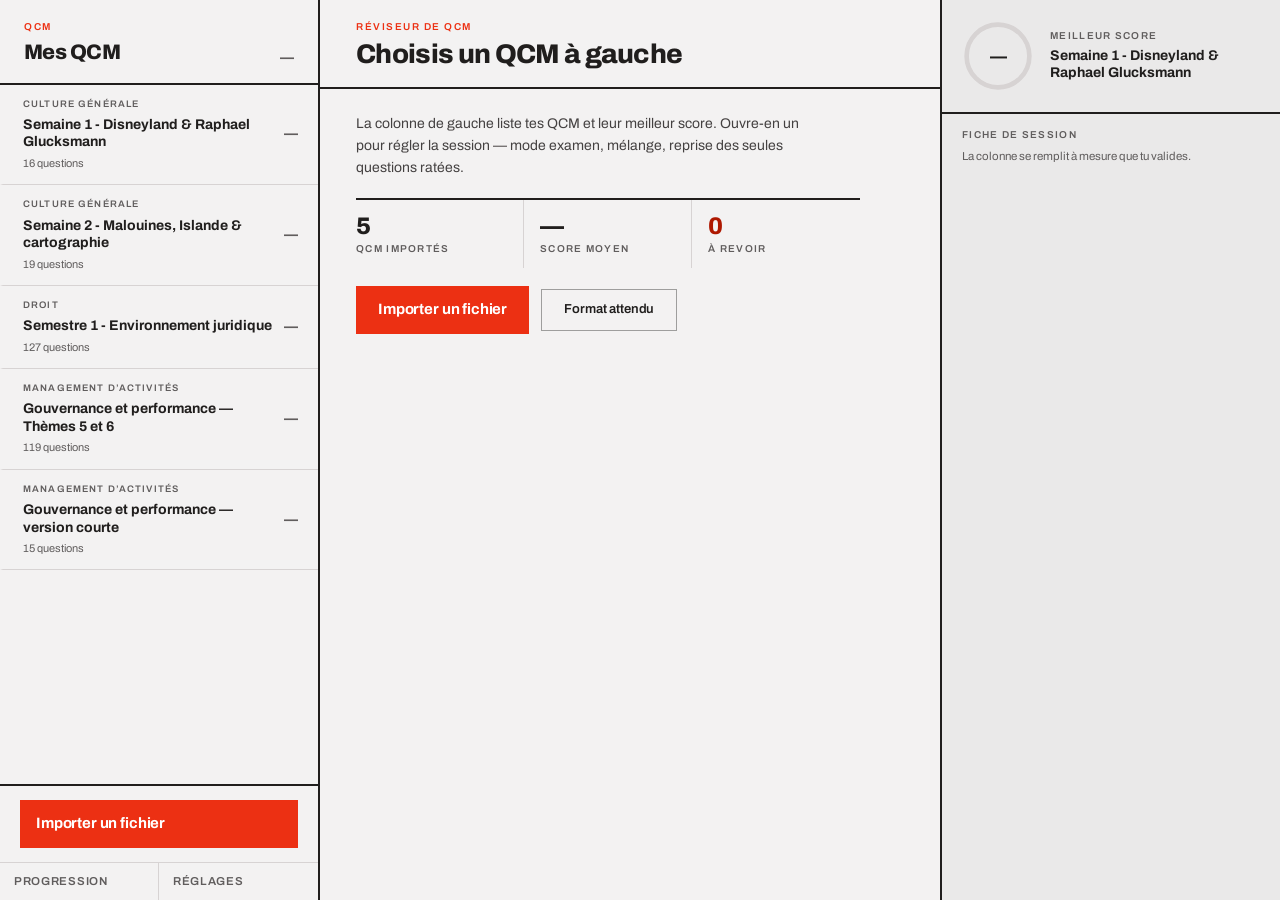
<file: index.html>
<!DOCTYPE html>
<html lang="fr">
<head>
<meta charset="utf-8">
<meta name="viewport" content="width=device-width, initial-scale=1, viewport-fit=cover">
<meta name="theme-color" content="#f3f2f2">
<title>Réviseur de QCM</title>
<link rel="manifest" href="manifest.webmanifest">
<link rel="icon" href="icon.svg" type="image/svg+xml">
<link rel="icon" href="icon-192.png" sizes="192x192">
<link rel="apple-touch-icon" href="apple-touch-icon.png">
<meta name="apple-mobile-web-app-capable" content="yes">
<meta name="apple-mobile-web-app-title" content="QCM">
<meta name="apple-mobile-web-app-status-bar-style" content="default">
<link rel="preconnect" href="https://fonts.googleapis.com">
<link rel="preconnect" href="https://fonts.gstatic.com" crossorigin>
<link href="https://fonts.googleapis.com/css2?family=Archivo:wght@400;500;600;700;800&display=swap" rel="stylesheet">
<link rel="stylesheet" href="styles.css">
</head>
<body>
<nav class="tabbar" id="tabbar"></nav>
<div id="app" class="app">
  <aside class="pane-list" id="pane-list"></aside>
  <main class="pane-main" id="pane-main"></main>
  <aside class="pane-side" id="pane-side"></aside>
</div>
<div class="toast" id="toast" hidden></div>
<input type="file" id="file-input" accept=".json,application/json" multiple hidden>
<script src="app.js"></script>
</body>
</html>
</file>
<file: styles.css>
/* Réviseur de QCM — Modernist: flat, ruled, zero radius, Archivo, mono red on light ground. */
:root{
  --bg:#f3f2f2; --surface:#eae9e9; --ink:#201e1d; --accent:#ec3013;
  --accent-100:#fff2ef; --accent-200:#ffe0d9; --accent-600:#dd2b0f; --accent-700:#ae1800; --accent-800:#7c1405;
  --n-100:#f8f4f4; --n-200:#eae7e7; --n-300:#d7d3d3; --n-400:#bab6b6;
  --n-500:#9b9797; --n-600:#7d7979; --n-700:#605d5d; --n-800:#444141;
  --divider:rgba(32,30,29,.4);
  --head:"Archivo",system-ui,sans-serif; --body:"Archivo",system-ui,sans-serif;
  --safe-t:env(safe-area-inset-top,0px); --safe-b:env(safe-area-inset-bottom,0px);
  --safe-l:env(safe-area-inset-left,0px); --safe-r:env(safe-area-inset-right,0px);
}
*{box-sizing:border-box}
html,body{margin:0;height:100%}
body{background:var(--bg);color:var(--ink);font-family:var(--body);-webkit-font-smoothing:antialiased;overscroll-behavior-y:none;display:flex;flex-direction:column}
button{font-family:var(--head);color:inherit;border-radius:0}
a{color:var(--accent-700)}
a:hover{color:var(--ink)}
:focus-visible{outline:2px solid var(--accent);outline-offset:2px}
::selection{background:var(--accent-200)}
h1,h2,h3{margin:0;font-family:var(--head);letter-spacing:-.025em;text-wrap:pretty}
p{margin:0;text-wrap:pretty}

/* ── Shell ────────────────────────────────────────────────── */
.app{flex:1;min-height:0;display:flex;flex-direction:column;overflow:hidden;padding-left:var(--safe-l);padding-right:var(--safe-r)}
.pane-list,.pane-side{display:none}
.pane-main{flex:1;min-height:0;display:flex;flex-direction:column;overflow:hidden}
.pane-main>.mobile-only,.pane-main>.desktop-only{flex:1;min-height:0;display:flex;flex-direction:column;overflow:hidden}
.screen{flex:1;min-height:0;display:flex;flex-direction:column;overflow:hidden}
.scroll{flex:1;min-height:0;overflow-y:auto;-webkit-overflow-scrolling:touch}
.hd{padding:14px 20px;border-bottom:2px solid var(--ink)}
.hd-row{display:flex;align-items:flex-end;justify-content:space-between;gap:12px}
.kicker{font:600 10px/1 var(--head);letter-spacing:.15em;text-transform:uppercase;color:var(--accent)}
.kicker-mute{font:600 10px/1 var(--head);letter-spacing:.13em;text-transform:uppercase;color:var(--n-700)}
.h-xl{font:800 27px/1.02 var(--head)}
.h-lg{font:800 21px/1.12 var(--head)}
.foot{border-top:2px solid var(--ink);padding:0 0 var(--safe-b);background:var(--bg);display:flex;flex-direction:column}
.foot .btn{min-height:56px;padding:0 20px;border-bottom:1px solid var(--n-300)}
.foot .btn:last-child{border-bottom:0}
.foot .btn-ghost{border:0;border-bottom:1px solid var(--n-300);min-height:48px}
.hint{font:400 11.5px/1.5 var(--body);color:var(--n-700)}
.rule{height:2px;background:var(--ink)}

/* ── Buttons ──────────────────────────────────────────────── */
.btn{display:flex;align-items:center;justify-content:flex-start;width:100%;min-height:48px;padding:0 16px;border:0;background:var(--accent);color:#fff;font:700 15px/1 var(--head);letter-spacing:-.01em;cursor:pointer;text-align:left}
.btn:hover{background:var(--accent-600)}
.btn-ink{background:var(--ink);color:var(--bg)}
.btn-ink:hover{background:var(--n-800)}
.btn-ghost{background:none;color:var(--ink);border:1px solid var(--divider);min-height:42px;font:600 13px/1 var(--head)}
.btn-ghost:hover{background:var(--n-200)}
.btn[disabled]{background:var(--n-300);color:var(--n-600);cursor:not-allowed}
.btn-auto{width:auto;padding:0 22px}
.link{background:none;border:0;padding:0;font:600 12px/1 var(--head);letter-spacing:.05em;text-transform:uppercase;color:var(--n-700);cursor:pointer}
.link:hover{color:var(--accent)}

/* ── Home grid ────────────────────────────────────────────── */
.grid{display:grid;grid-template-columns:minmax(0,1fr) minmax(0,1fr);grid-auto-rows:146px;align-content:start}
.cell{padding:14px;text-align:left;background:none;border:0;border-bottom:1px solid var(--n-300);border-right:1px solid var(--n-300);display:flex;flex-direction:column;justify-content:space-between;gap:8px;cursor:pointer}
.cell:nth-child(2n){border-right:0}
.cell:hover{background:var(--n-100)}
.cell-hot{background:var(--accent);color:#fff}
.cell-hot:hover{background:var(--accent-600)}
.cell-hot .cell-kicker,.cell-hot .cell-sub{color:#fff}
.cell-title{font:700 15px/1.2 var(--head);letter-spacing:-.01em}
.cell-kicker{display:block;font:600 9.5px/1.2 var(--head);letter-spacing:.12em;text-transform:uppercase;color:var(--accent)}
.cell-foot{display:flex;align-items:baseline;justify-content:space-between;gap:8px}
.cell-score{font:800 24px/1 var(--head)}
.cell-score-none{font:600 12px/1 var(--head);color:var(--n-700)}
.cell-sub{font:400 10.5px/1.2 var(--body);color:var(--n-700)}
.cell-add{display:grid;align-content:center;font:700 13.5px/1.3 var(--head);color:var(--accent)}
.empty{padding:26px 20px;display:flex;flex-direction:column;gap:10px}

/* ── Question ─────────────────────────────────────────────── */
.q-top{padding:calc(14px + var(--safe-t)) 20px 0;display:flex;align-items:flex-start;justify-content:space-between;gap:12px}
.q-bar{display:flex;align-items:center;justify-content:space-between;gap:12px;padding:var(--safe-t) 0 0;border-bottom:1px solid var(--n-300)}
.q-bar+.q-top{padding-top:10px}
.q-ico{min-width:52px;min-height:48px;display:grid;place-items:center;background:none;border:0;color:var(--ink);cursor:pointer}
.q-ico:hover{background:var(--n-200)}
.q-ico svg{width:19px;height:19px;stroke:currentColor;stroke-width:2;fill:none;stroke-linecap:round;stroke-linejoin:round}
.q-ico rect{fill:currentColor;stroke:none}
.q-mode{flex:1;text-align:center;font:600 10px/1 var(--head);letter-spacing:.12em;text-transform:uppercase;color:var(--n-700)}
.q-nav{display:grid;grid-template-columns:56px minmax(0,1fr) 56px;align-items:stretch}
.q-nav .btn{border-bottom:0}
.nav-ico{display:grid;place-items:center;background:none;border:0;color:var(--ink);cursor:pointer}
.q-nav .nav-ico{border-right:1px solid var(--n-300)}
.q-nav .nav-ico:last-child{border-right:0;border-left:1px solid var(--n-300)}
.nav-ico:hover:not(:disabled){background:var(--n-200)}
.nav-ico:disabled{color:var(--n-500);cursor:not-allowed}
.nav-ico svg{width:22px;height:22px;stroke:currentColor;stroke-width:2;fill:none;stroke-linecap:round;stroke-linejoin:round}
.resume{display:flex;align-items:center;justify-content:space-between;gap:14px;flex-wrap:wrap;padding:14px 20px;background:var(--surface);border-bottom:2px solid var(--ink)}
.resume-t b{display:block;font:700 13px/1.25 var(--head)}
.resume-t span{display:block;margin-top:4px;font:400 11.5px/1.35 var(--body);color:var(--n-700)}
.resume-a{display:flex;align-items:stretch;gap:8px}
.resume .btn{gap:9px;min-height:44px;width:auto;padding:0 18px}
.resume .btn svg{width:14px;height:14px;fill:currentColor;stroke:none}
.resume .nav-ico{border:1px solid var(--divider);min-width:44px}
.q-num{font:800 92px/.82 var(--head);letter-spacing:-.06em;color:var(--accent)}
.q-meta{text-align:right;padding-top:8px;font:600 10px/1.45 var(--head);letter-spacing:.12em;text-transform:uppercase;color:var(--n-700)}
.q-body{padding:14px 20px 24px;transition:transform .18s ease}
.q-body.dragging{transition:none}
.q-kicker{margin-top:14px;font:600 10px/1.4 var(--head);letter-spacing:.15em;text-transform:uppercase;color:var(--n-700)}
.q-title{margin-top:14px;font:800 27px/1.14 var(--head);letter-spacing:-.03em}
.opts{margin-top:26px}
.opt{display:flex;gap:14px;align-items:flex-start;width:100%;text-align:left;background:none;border:0;border-top:1px solid var(--n-300);padding:15px 4px;min-height:56px;cursor:pointer}
.opt:last-child{border-bottom:1px solid var(--n-300)}
.opt:hover:not(:disabled){background:var(--n-100)}
.opt-letter{flex:0 0 auto;width:16px;font:800 15px/1.35 var(--head);color:var(--accent)}
.opt-text{flex:1;font:500 17px/1.35 var(--body);color:var(--n-800)}
.opt.is-picked .opt-letter{color:var(--accent)}
.opt.is-picked .opt-text{font-weight:700;color:var(--ink)}
.opt.is-right .opt-letter,.opt.is-right .opt-text{color:var(--ink)}
.opt.is-right .opt-text{font-weight:700}
.opt.is-wrong{background:var(--accent-100)}
.opt.is-wrong .opt-letter{color:var(--accent)}
.opt.is-wrong .opt-text{color:var(--accent-700);font-weight:600}
.opt:disabled{cursor:default}
.bar{height:3px;background:var(--n-300)}
.bar>i{display:block;height:100%;background:var(--accent);transition:width .25s ease}
.verdict{margin-top:18px;padding:14px 16px;background:var(--surface);border-left:3px solid var(--ink)}
.verdict.bad{border-left-color:var(--accent)}
.verdict-t{font:800 13px/1 var(--head);letter-spacing:.06em;text-transform:uppercase}
.verdict.bad .verdict-t{color:var(--accent-700)}
.verdict p{margin-top:7px;font:400 13px/1.5 var(--body);color:var(--n-800)}
.swipe-hint{margin-top:16px;font:400 11px/1.4 var(--body);color:var(--n-700)}

/* ── Results ──────────────────────────────────────────────── */
.banner{padding:calc(18px + var(--safe-t)) 20px 20px;background:var(--accent);color:#fff}
.banner-score{display:flex;align-items:baseline;gap:12px;margin-top:12px}
.banner-score b{font:800 58px/1 var(--head);letter-spacing:-.05em}
.banner-score span{font:700 16px/1 var(--head)}
.banner p{margin-top:10px;font:500 14px/1.35 var(--body);max-width:34ch}
.tbl-head,.tbl-row{display:grid;grid-template-columns:28px 1fr 58px;gap:10px;padding:12px 20px;align-items:baseline}
.tbl-head{border-bottom:2px solid var(--ink);font:600 9.5px/1.2 var(--head);letter-spacing:.12em;text-transform:uppercase;color:var(--n-700)}
.tbl-row{width:100%;text-align:left;background:none;border:0;border-bottom:1px solid var(--n-300);cursor:pointer;font-family:var(--body)}
.tbl-row:hover{background:var(--n-100)}
.tbl-row.bad{background:var(--accent-100)}
.tbl-row.bad:hover{background:var(--accent-200)}
.tbl-n{font:800 13px/1.3 var(--head)}
.tbl-q{font:500 13px/1.35 var(--body)}
.tbl-s{font:700 11px/1.3 var(--head);text-transform:uppercase}
.bad .tbl-n,.bad .tbl-q,.bad .tbl-s{color:var(--accent-700)}
.detail{padding:14px 20px;border-bottom:1px solid var(--n-300);background:var(--surface)}
.detail .mine{font:400 12.5px/1.4 var(--body);color:var(--accent-700)}
.detail .good{margin-top:4px;font:600 12.5px/1.4 var(--body)}
.detail p{margin-top:8px;font:400 12.5px/1.5 var(--body);color:var(--n-800)}

/* ── Stats & settings ─────────────────────────────────────── */
.stat-hero{display:flex;align-items:baseline;gap:10px;margin-top:10px}
.stat-hero b{font:800 46px/1 var(--head);letter-spacing:-.04em}
.stat-hero span{font:600 13px/1.2 var(--head);color:var(--n-700)}
.meter{padding:13px 20px;border-top:1px solid var(--n-300)}
.meter-top{display:flex;justify-content:space-between;align-items:baseline;gap:12px}
.meter-top b{font:600 13.5px/1.25 var(--head)}
.meter-top span{font:800 13.5px/1 var(--head)}
.meter-track{margin-top:8px;height:6px;background:var(--n-300)}
.meter-track>i{display:block;height:100%;background:var(--ink)}
.meter-track>i.low{background:var(--accent)}
.hist{display:flex;justify-content:space-between;gap:12px;padding:12px 20px;border-top:1px solid var(--n-300);font:400 12.5px/1.35 var(--body);color:var(--n-800)}
.hist b{font:800 12.5px/1.35 var(--head);color:var(--ink)}
.check{display:flex;align-items:center;gap:12px;width:100%;text-align:left;background:none;border:0;border-bottom:1px solid var(--n-300);padding:15px 20px;cursor:pointer}
.check:hover{background:var(--n-100)}
.box{flex:0 0 auto;width:24px;height:24px;display:grid;place-items:center;border:1px solid var(--n-400);background:none;color:var(--bg);font:700 13px/1 var(--head)}
.box.on{background:var(--ink);border-color:var(--ink)}
.check-t{display:block;font:600 14px/1.3 var(--head)}
.check-s{display:block;margin-top:3px;font:400 11.5px/1.35 var(--body);color:var(--n-700)}
.seg{display:grid;grid-template-columns:1fr 1fr 1fr;border:1px solid var(--ink);width:100%}
.seg button{min-height:44px;padding:0 12px;display:flex;align-items:center;background:none;border:0;font:700 13px/1 var(--head);cursor:pointer}
.seg button.on{background:var(--ink);color:var(--bg)}
.row{padding:15px 20px;border-bottom:1px solid var(--n-300);font:600 14px/1.3 var(--head);width:100%;text-align:left;background:none;border-left:0;border-right:0;border-top:0;cursor:pointer}
.row:hover{background:var(--n-100)}
.row.danger{color:var(--accent-700)}

/* ── Ring ─────────────────────────────────────────────────── */
.ring{position:relative;width:78px;height:78px;flex:0 0 auto}
.ring span{position:absolute;inset:0;display:grid;place-items:center;font:800 17px/1 var(--head)}
.ring-cap{margin-top:6px;font:600 9px/1.2 var(--head);letter-spacing:.1em;text-transform:uppercase;color:var(--n-700);text-align:center}

/* ── Sheet / dialog ───────────────────────────────────────── */
.sheet-back{position:fixed;inset:0;z-index:40;background:rgba(32,30,29,.45);display:flex;flex-direction:column;justify-content:flex-end;padding-left:var(--safe-l);padding-right:var(--safe-r)}
.sheet{background:var(--bg);border-top:2px solid var(--ink);max-height:84vh;overflow-y:auto;padding:20px 20px calc(28px + var(--safe-b))}
.sheet-top{display:flex;align-items:baseline;justify-content:space-between;gap:12px}
.sheet p.lead{margin-top:8px;font:400 12.5px/1.5 var(--body);color:var(--n-700)}
.step{display:flex;gap:12px;border-top:1px solid var(--n-300);padding:13px 0}
.step:last-of-type{border-bottom:1px solid var(--n-300)}
.step b{flex:0 0 auto;width:22px;font:800 13px/1.3 var(--head);color:var(--accent)}
.step span{flex:1;font:400 12.5px/1.45 var(--body);color:var(--n-800)}
.drop{margin-top:16px;border:2px dashed var(--ink);padding:24px 18px}
.drop.over{background:var(--accent-100)}
.drop b{display:block;font:800 17px/1.15 var(--head);letter-spacing:-.02em}
.drop span{display:block;margin-top:8px;font:400 12.5px/1.5 var(--body);color:var(--n-700)}
.readout{margin-top:16px;padding:12px 14px;background:var(--surface);border-left:3px solid var(--ink)}
.readout b{font:600 12.5px/1.4 var(--head)}
.readout span{display:block;margin-top:4px;font:400 12px/1.45 var(--body);color:var(--n-700)}
.readout.bad{border-left-color:var(--accent)}
.readout.bad b{color:var(--accent-700)}
.prompt{margin-top:14px;padding:14px;background:var(--surface);border-left:3px solid var(--accent);font:500 13px/1.5 var(--body)}
.code{margin-top:12px;padding:14px;background:var(--surface);font:400 11px/1.6 ui-monospace,Menlo,monospace;color:var(--n-800);white-space:pre-wrap;overflow-x:auto}
.stack{display:flex;flex-direction:column;gap:8px;margin-top:16px}
.inline{display:flex;gap:12px;align-items:center;flex-wrap:wrap;margin-top:18px}

/* ── Tab bar (mobile) ─────────────────────────────────────── */
.tabbar{flex:0 0 auto;display:grid;grid-template-columns:1fr 1fr 1fr;background:var(--bg);border-bottom:2px solid var(--ink);padding:var(--safe-t) var(--safe-r) 0 var(--safe-l)}
.tabbar[hidden]{display:none}
.tabbar button{min-height:52px;display:flex;align-items:center;gap:9px;padding:0 14px;text-align:left;background:none;border:0;border-right:1px solid var(--n-300);font:600 11.5px/1 var(--head);letter-spacing:.06em;text-transform:uppercase;color:var(--n-700);cursor:pointer}
.tabbar button:last-child{border-right:0}
.tabbar button:hover{background:var(--n-100)}
.tabbar button.on{font-weight:700;color:var(--ink);box-shadow:inset 0 -3px 0 var(--accent)}
.tabbar button.on svg{color:var(--accent)}
.tabbar svg{flex:0 0 auto;width:19px;height:19px;stroke:currentColor;stroke-width:2;fill:none;stroke-linecap:round;stroke-linejoin:round}
.tab-label{overflow:hidden;text-overflow:ellipsis;white-space:nowrap}
@media (max-width:359px){.tab-label{display:none}}

/* ── Toast ────────────────────────────────────────────────── */
.toast{position:fixed;left:calc(20px + var(--safe-l));right:calc(20px + var(--safe-r));top:calc(var(--safe-t) + 66px);z-index:60;background:var(--ink);color:var(--bg);padding:12px 14px;font:600 13px/1.3 var(--head)}

/* ── Desktop: one ruled three-column workspace ────────────── */
@media (min-width:900px){
  .app{flex-direction:row;padding:0}
  .tabbar,.pane-main>.mobile-only,.sheet-back.mobile-only{display:none}
  .toast{left:auto;right:24px;top:auto;bottom:24px;max-width:360px}
  .pane-list{display:flex;flex-direction:column;width:300px;flex:0 1 300px;min-width:240px;border-right:2px solid var(--ink);overflow:hidden}
  .pane-side{display:none}
  .pane-main{flex:1 1 auto;min-width:0}
  .pane-main .grid{grid-template-columns:minmax(0,1fr)}
  .pane-main .grid .cell{border-right:0}
  .hd{padding:22px 24px 18px}
  .pane-main .hd,.pane-main .q-top,.pane-main .q-body,.pane-main .banner,
  .pane-main .tbl-head,.pane-main .tbl-row,.pane-main .detail{padding-left:36px;padding-right:36px}
  .pane-main .foot{flex-direction:row;align-items:center;flex-wrap:wrap;gap:12px;padding:16px 36px}
  .pane-main .foot .btn{min-height:48px;border-bottom:0}
  .pane-main .foot .btn-ghost{border:1px solid var(--divider);min-height:48px}
  .pane-main .btn{width:auto;padding:0 22px}
  .pane-main .q-num{font-size:74px}
  .pane-main .q-title{font-size:34px;max-width:26ch}
  .pane-main .opts{max-width:64ch}
  .pane-main .banner-score b{font-size:66px}
  .pane-main .tbl-head,.pane-main .tbl-row{grid-template-columns:34px 1fr 70px}
  .pane-main .seg{width:max-content;grid-template-columns:repeat(3,150px)}
  .pane-main .two{display:grid;grid-template-columns:minmax(0,1fr) minmax(0,1fr);gap:28px;padding:22px 36px 28px}
  .pane-main .stack .btn{width:100%}
  .side-rows .tbl-row{grid-template-columns:26px 1fr 48px;padding:11px 20px;border-bottom:0;border-top:1px solid var(--n-300)}
  .list-row{display:grid;grid-template-columns:1fr auto;gap:12px;align-items:center;width:100%;text-align:left;padding:14px 20px;background:none;border:0;border-bottom:1px solid var(--n-300);border-left:3px solid transparent;cursor:pointer}
  .list-row:hover{background:var(--n-100)}
  .list-row.on{border-left-color:var(--accent);background:var(--n-200)}
  .list-row .t{font:700 14px/1.25 var(--head)}
  .list-row .s{display:block;margin-top:5px;font:400 11px/1.3 var(--body);color:var(--n-700)}
  .list-row .v{font:800 14px/1 var(--head)}
  .list-row .v.low{color:var(--accent-700)}
  .list-row .v.none{color:var(--n-700)}
  .side-head{padding:20px;border-bottom:2px solid var(--ink);display:flex;gap:16px;align-items:center}
  .sheet-back{position:absolute;background:none;justify-content:stretch}
  .dialog-only{display:none}
}
@media (max-width:899px){
  .desktop-only,.pane-main>.desktop-only{display:none}
}
@media (min-width:1180px){
  .pane-list{width:320px;flex:0 1 320px}
  .pane-side{display:flex;flex-direction:column;width:340px;flex:0 1 340px;min-width:280px;border-left:2px solid var(--ink);background:var(--surface);overflow:hidden}
}
@media print{.tabbar,.toast{display:none}}

/* ── Dark theme — same structure, inverted ground ─────────── */
[data-theme="dark"]{
  color-scheme:dark;
  --bg:#1a1918; --surface:#232120; --ink:#f1efee;
  --accent-100:#3b1610; --accent-200:#4d1d15; --accent-600:#ff4a2b; --accent-700:#ff8163; --accent-800:#ffa892;
  --n-100:#232120; --n-200:#2c2928; --n-300:#3c3938; --n-400:#4f4b4a;
  --n-500:#6d6968; --n-600:#8b8785; --n-700:#aaa5a3; --n-800:#cdc8c6;
  --divider:rgba(241,239,238,.42);
}
@media (prefers-color-scheme:dark){
  [data-theme="system"]{
    color-scheme:dark;
    --bg:#1a1918; --surface:#232120; --ink:#f1efee;
    --accent-100:#3b1610; --accent-200:#4d1d15; --accent-600:#ff4a2b; --accent-700:#ff8163; --accent-800:#ffa892;
    --n-100:#232120; --n-200:#2c2928; --n-300:#3c3938; --n-400:#4f4b4a;
    --n-500:#6d6968; --n-600:#8b8785; --n-700:#aaa5a3; --n-800:#cdc8c6;
    --divider:rgba(241,239,238,.42);
  }
}
</file>
